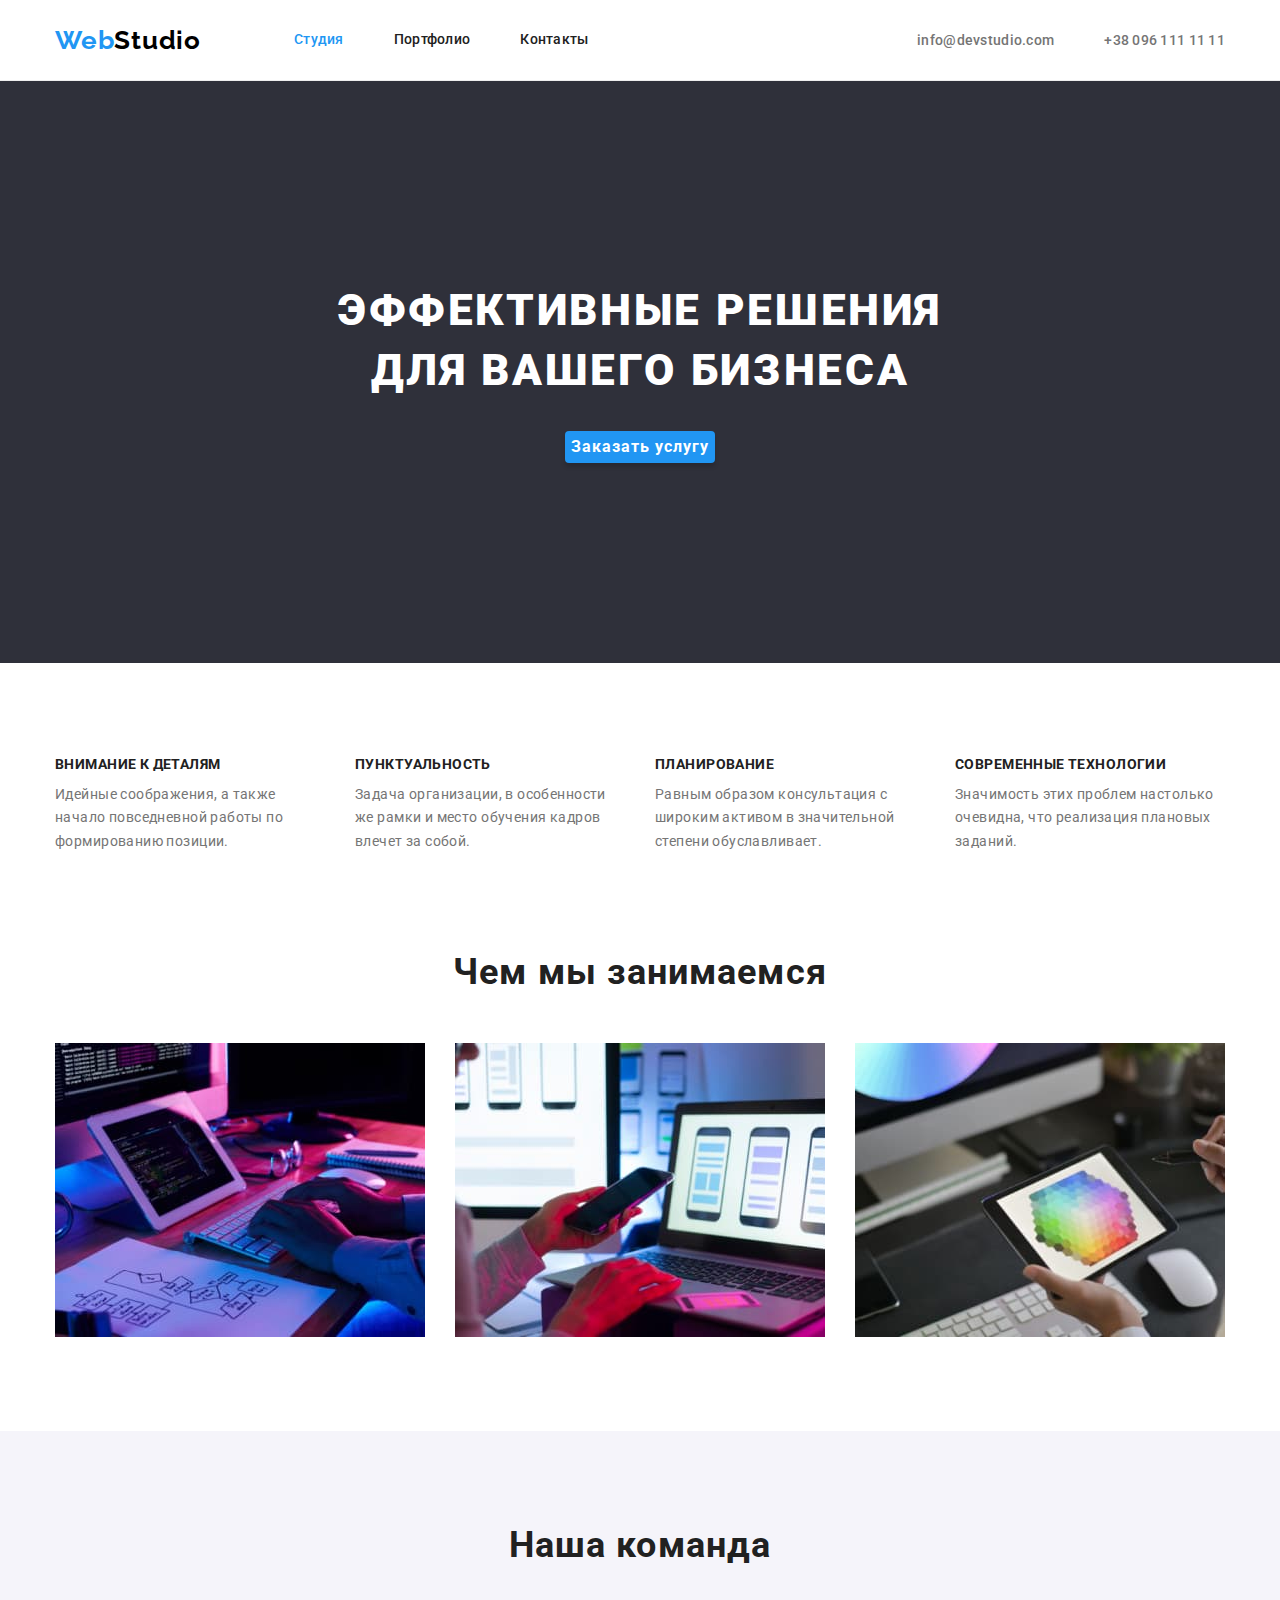
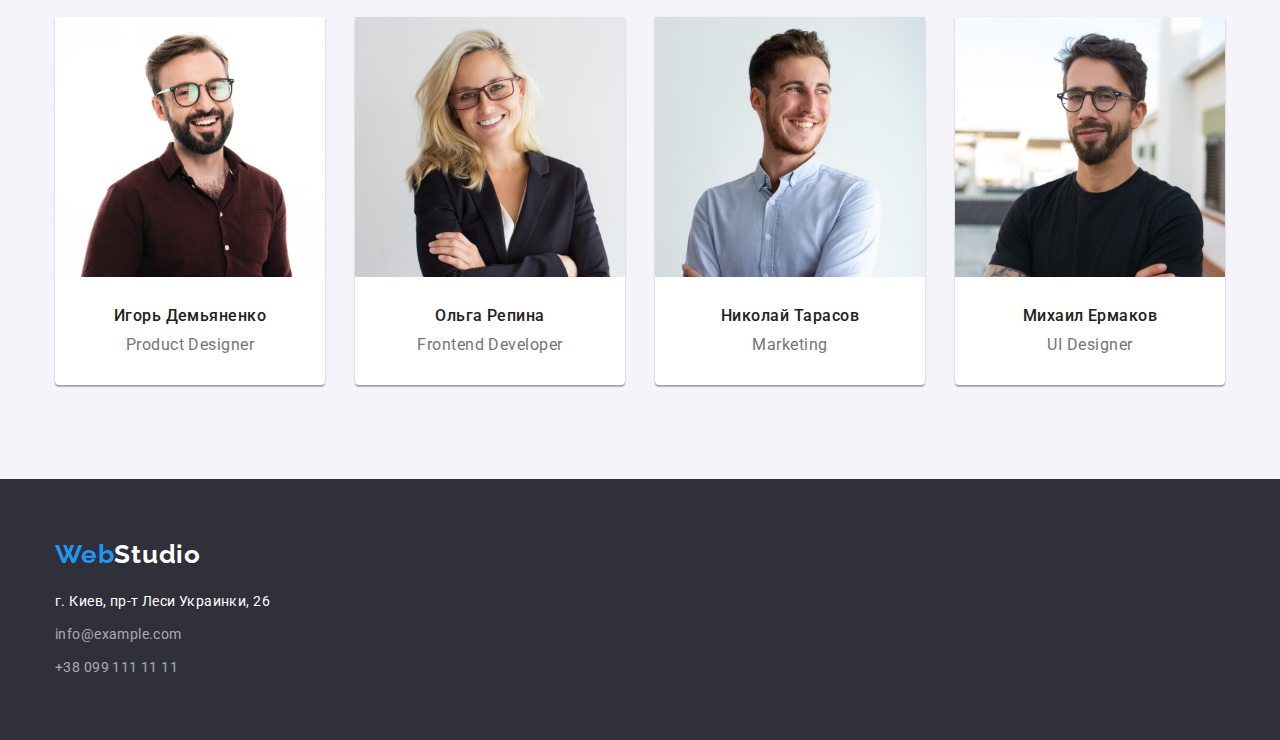
<file: index.html>
<!DOCTYPE html>
<html lang="ru">
  <head>
    <meta charset="UTF-8" />
    <meta http-equiv="X-UA-Compatible" content="IE=edge" />
    <meta name="viewport" content="width=device-width, initial-scale=1.0" />
    <title>Студия</title>
    <link
      rel="stylesheet"
      href="https://cdnjs.cloudflare.com/ajax/libs/modern-normalize/1.1.0/modern-normalize.min.css"
    />
    <link rel="stylesheet" href="./css/style.css" />
    <link
      href="https://fonts.googleapis.com/css2?family=Raleway:wght@400;700&family=Roboto:wght@400;500;700;900&display=swap"
      rel="stylesheet"
    />
  </head>
  <body>
    <header class="top">
      <!-- nav-sec -->
      <div class="container head">
        <nav class="panel-nav">
          <a class="logo" href="/">
            <span class="web">Web</span><span class="studio">Studio</span>
          </a>
          <ul class="nav-item">
            <li><a class="current" href="./index.html">Студия</a></li>
            <li><a href="./portfolio.html">Портфолио</a></li>
            <li><a href="">Контакты</a></li>
          </ul>
        </nav>
        <ul class="nav-contact">
          <li class="mail">
            <a href="mailto:info@devstudio.com">info@devstudio.com</a>
          </li>
          <li class="telephone">
            <a href="tel:+380961111111">+38 096 111 11 11</a>
          </li>
        </ul>
      </div>
    </header>
    <main>
      <!-- hero -->

      <section class="section basic-theme">
        <div class="container">
          <h1 class="hero-title">Эффективные решения для вашего бизнеса</h1>
          <button type="button" class="button one">Заказать услугу</button>
        </div>
      </section>

      <!-- peculiarities -->

      <section class="section peculiarities">
        <div class="container">
          <ul class="pec-list">
            <li class="pec-item">
              <h3 class="pec-head">Внимание к деталям</h3>
              <p class="pec-parag">
                Идейные соображения, а также начало повседневной работы по
                формированию позиции.
              </p>
            </li>
            <li class="pec-item">
              <h3 class="pec-head">Пунктуальность</h3>
              <p class="pec-parag">
                Задача организации, в особенности же рамки и место обучения
                кадров влечет за собой.
              </p>
            </li>
            <li class="pec-item">
              <h3 class="pec-head">Планирование</h3>
              <p class="pec-parag">
                Равным образом консультация с широким активом в значительной
                степени обуславливает.
              </p>
            </li>
            <li class="pec-item">
              <h3 class="pec-head">Современные технологии</h3>
              <p class="pec-parag">
                Значимость этих проблем настолько очевидна, что реализация
                плановых заданий.
              </p>
            </li>
          </ul>
        </div>
      </section>

      <!-- what we do -->

      <section class="section wwd">
        <div class="container">
          <h2 class="wwd-title">Чем мы занимаемся</h2>
          <ul class="wwd-list">
            <li class="wwd-item">
              <img src="./img/img1.jpg" alt="программирование" width="370" />
            </li>
            <li class="wwd-item">
              <img
                src="./img/img2.jpg"
                alt="разработка мобильных приложений"
                width="370"
              />
            </li>
            <li class="wwd-item">
              <img src="./img/img3.jpg" alt="графический дизайн" width="370" />
            </li>
          </ul>
        </div>
      </section>

      <!-- our team -->

      <section class="section team">
        <div class="container">
          <h2 class="team-title">Наша команда</h2>
          <ul class="team-list">
            <li class="team-item">
              <img
                src="./img/igor.jpg"
                alt="Фото Игорь Демьяненко"
                width="270"
              />
              <div class="team-card">
                <h3 class="name">Игорь Демьяненко</h3>
                <p class="position">Product Designer</p>
              </div>
            </li>
            <li class="team-item">
              <img src="./img/olga.jpg" alt="Фото Ольга Репина" width="270" />
              <div class="team-card">
                <h3 class="name">Ольга Репина</h3>
                <p class="position">Frontend Developer</p>
              </div>
            </li>
            <li class="team-item">
              <img
                src="./img/nikolay.jpg"
                alt="Фото Николай Тарасов"
                width="270"
              />
              <div class="team-card">
                <h3 class="name">Николай Тарасов</h3>
                <p class="position">Marketing</p>
              </div>
            </li>
            <li class="team-item">
              <img src="./img/mike.jpg" alt="Фото Михаил Ермаков" width="270" />
              <div class="team-card">
                <h3 class="name">Михаил Ермаков</h3>
                <p class="position">UI Designer</p>
              </div>
            </li>
          </ul>
        </div>
      </section>
    </main>
    <footer class="footer">
      <div class="footer-sec container">
        <a class="logo" href="/">
          <span class="web">Web</span><span class="studio-footer">Studio</span>
        </a>

        <!-- connection -->
        <address>
          г. Киев, пр-т Леси Украинки, 26
          <ul class="connection-list">
            <li class="conn-item email">
              <a href="mailto:info@example.com">info@example.com</a>
            </li>
            <li class="conn-item fone">
              <a href="tel:+380991111111">+38 099 111 11 11</a>
            </li>
          </ul>
        </address>
      </div>
    </footer>
  </body>
</html>
</file>
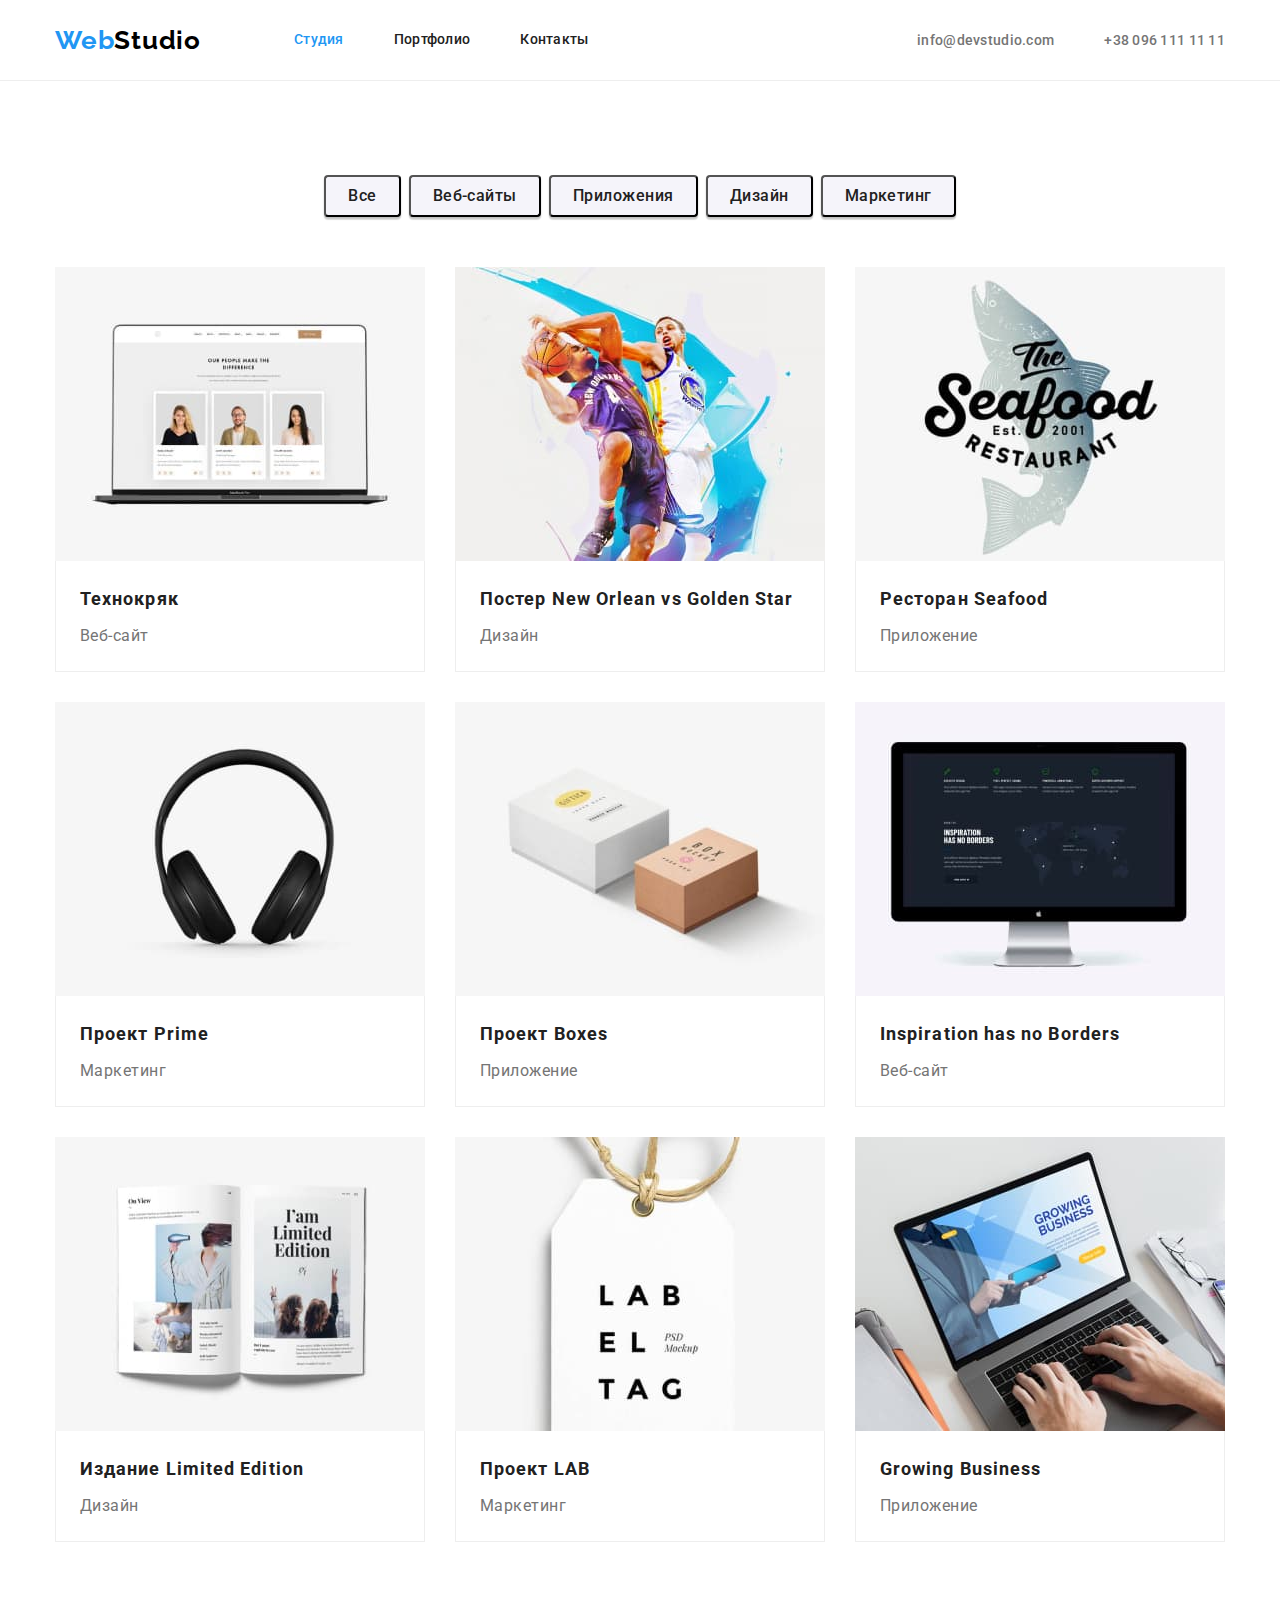
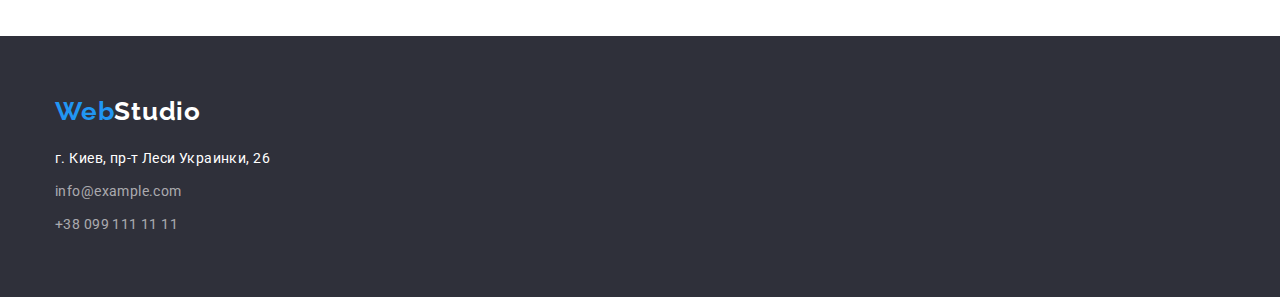
<file: portfolio.html>
<!DOCTYPE html>
<html lang="en">
  <head>
    <meta charset="UTF-8" />
    <meta http-equiv="X-UA-Compatible" content="IE=edge" />
    <meta name="viewport" content="width=device-width, initial-scale=1.0" />
    <title>Портфолио</title>
    <link
      rel="stylesheet"
      href="https://cdnjs.cloudflare.com/ajax/libs/modern-normalize/1.1.0/modern-normalize.min.css"
    />
    <link rel="stylesheet" href="./css/style.css" />
    <link
      href="https://fonts.googleapis.com/css2?family=Raleway:wght@400;700&family=Roboto:wght@400;500;700;900&display=swap"
      rel="stylesheet"
    />
  </head>
  <body>
    <header class="top">
      <!-- nav-sec -->
      <div class="container head">
        <nav class="panel-nav">
          <a class="logo" href="/">
            <span class="web">Web</span><span class="studio">Studio</span>
          </a>
          <ul class="nav-item">
            <li><a class="current" href="./index.html">Студия</a></li>
            <li><a href="./portfolio.html">Портфолио</a></li>
            <li><a href="">Контакты</a></li>
          </ul>
        </nav>
        <ul class="nav-contact">
          <li class="mail">
            <a href="mailto:info@devstudio.com">info@devstudio.com</a>
          </li>
          <li class="telephone">
            <a href="tel:+380961111111">+38 096 111 11 11</a>
          </li>
        </ul>
      </div>
    </header>

    <main>
      <!-- poject -->
      <section class="section">
        <!-- <h1>Фильтр</h1> -->
        <div class="container">
          <ul class="filter">
            <li class="filter-item">
              <button type="button" class="button-port">Все</button>
            </li>
            <li class="filter-item">
              <button type="button" class="button-port">Веб-сайты</button>
            </li>
            <li class="filter-item">
              <button type="button" class="button-port">Приложения</button>
            </li>
            <li class="filter-item">
              <button type="button" class="button-port">Дизайн</button>
            </li>
            <li class="filter-item">
              <button type="button" class="button-port">Маркетинг</button>
            </li>
          </ul>
          <ul class="our-project">
            <li class="project-item">
              <a class="link-project" href="">
                <img
                  src="./img/laptop.jpg"
                  alt="Картинка ноутбук"
                  width="370"
                  height="294"
                />
                <div class="project-info">
                  <h2 class="name-project">Технокряк</h2>
                  <p class="product">Веб-сайт</p>
                </div>
              </a>
            </li>
            <li class="project-item">
              <a class="link-project" href="">
                <img
                  src="./img/poster.jpg"
                  alt="Картинка баскетбольный постер"
                  width="370"
                  height="294"
                />
                <div class="project-info">
                  <h2 class="name-project">Постер New Orlean vs Golden Star</h2>
                  <p class="product">Дизайн</p>
                </div>
              </a>
            </li>
            <li class="project-item">
              <a class="link-project" href="">
                <img
                  src="./img/seafoodlogo.jpg"
                  alt="Картинга логотипа ресто"
                  width="370"
                  height="294"
                />
                <div class="project-info">
                  <h2 class="name-project">Ресторан Seafood</h2>
                  <p class="product">Приложение</p>
                </div>
              </a>
            </li>
            <li class="project-item">
              <a class="link-project" href="">
                <img
                  src="./img/headphone.jpg"
                  alt="Наушники"
                  width="370"
                  height="294"
                />
                <div class="project-info">
                  <h2 class="name-project">Проект Prime</h2>
                  <p class="product">Маркетинг</p>
                </div>
              </a>
            </li>
            <li class="project-item">
              <a class="link-project" href="">
                <img
                  src="./img/projectboxes.jpg"
                  alt="Картинка коробки"
                  width="370"
                  height="294"
                />
                <div class="project-info">
                  <h2 class="name-project">Проект Boxes</h2>
                  <p class="product">Приложение</p>
                </div>
              </a>
            </li>
            <li class="project-item">
              <a class="link-project" href="">
                <img
                  src="./img/monoblock.jpg "
                  alt="Картинка моноблок"
                  width="370"
                  height="294"
                />
                <div class="project-info">
                  <h2 class="name-project">Inspiration has no Borders</h2>
                  <p class="product">Веб-сайт</p>
                </div>
              </a>
            </li>
            <li class="project-item">
              <a class="link-project" href="">
                <img
                  src="./img/magazines.jpg"
                  alt="Картинка журнала"
                  width="370"
                  height="294"
                />
                <div class="project-info">
                  <h2 class="name-project">Издание Limited Edition</h2>
                  <p class="product">Дизайн</p>
                </div>
              </a>
            </li>
            <li class="project-item">
              <a class="link-project" href="">
                <img
                  src="./img/projectlab.jpg"
                  alt="Картинка бирки LAB"
                  width="370"
                  height="294"
                />
                <div class="project-info">
                  <h2 class="name-project">Проект LAB</h2>
                  <p class="product">Маркетинг</p>
                </div>
              </a>
            </li>
            <li class="project-item">
              <a class="link-project" href="">
                <img
                  src="./img/laptop2.jpg"
                  alt="Картинка работы за ноутбуком"
                  width="370"
                  height="294"
                />
                <div class="project-info">
                  <h2 class="name-project">Growing Business</h2>
                  <p class="product">Приложение</p>
                </div>
              </a>
            </li>
          </ul>
        </div>
      </section>
    </main>

    <footer class="footer">
      <div class="footer-sec container">
        <a class="logo" href="/">
          <span class="web">Web</span><span class="studio-footer">Studio</span>
        </a>

        <!-- connection -->
        <address>
          г. Киев, пр-т Леси Украинки, 26
          <ul class="connection-list">
            <li class="conn-item email">
              <a href="mailto:info@example.com">info@example.com</a>
            </li>
            <li class="conn-item fone">
              <a href="tel:+380991111111">+38 099 111 11 11</a>
            </li>
          </ul>
        </address>
      </div>
    </footer>
  </body>
</html>
</file>
<file: css/style.css>
:root {
  --basic-text-color: #212121;
  --secondary-text-color: #757575;
  --accented-text-color: #2196f3;
}
body {
  font-family: Roboto, sans-serif;
  color: #212121;
  letter-spacing: 0.03em;
}
.section {
  padding-top: 94px;
  padding-bottom: 94px;
}
.container {
  width: 1200px;
  margin: 0 auto;
  padding-left: 15px;
  padding-right: 15px;
  /* background-color: tomato; */
}
h1,
h2,
h3,
p {
  margin-bottom: 0;
  margin-top: 0;
}
ul,
li {
  padding: 0;
  margin: 0;
}
img {
  display: block;
}
/* navigation sec  */
.top {
  border-bottom: 1px solid #eeeeee;
}
header {
  background-color: #ffffff;
}
ul {
  list-style: none;
}
.container.head {
  display: flex;
  align-items: center;
}
.logo {
  text-decoration: none;
  font-family: Raleway, sans-serif;
  font-weight: 700;
  font-size: 26px;
  letter-spacing: 0.03em;
  line-height: 1.19;
}
.panel-nav > .logo {
  margin-right: 93px;
}
.web {
  color: var(--accented-text-color);
}
.studio {
  color: #000000;
}
.panel-nav .link.current {
  color: var(--accented-text-color);
}
.panel-nav {
  display: flex;
  align-items: center;
}
.nav-item {
  display: flex;
  font-weight: 500;
  font-size: 14px;
  line-height: 1.14;
  letter-spacing: 0.02em;
  color: #212121;
  cursor: pointer;
}
.nav-item li:not(:first-child) {
  margin-left: 50px;
}
.nav-item a {
  display: block;
  padding-top: 32px;
  padding-bottom: 32px;
  color: inherit;
  text-decoration: none;
}
.nav-item a.current {
  color: var(--accented-text-color);
}
.nav-item a:hover,
.nav-item a:focus {
  color: var(--accented-text-color);
}
.nav-contact {
  display: flex;
  margin-left: auto;
}
.nav-contact li:not(:first-child) {
  margin-left: 50px;
}
.nav-contact a {
  text-decoration: none;
  font-weight: 500;
  font-size: 14px;
  line-height: 1.14;
  letter-spacing: 0.02em;
  cursor: pointer;
  color: var(--secondary-text-color);
}
.nav-contact a:hover,
.nav-contact a:focus {
  color: var(--accented-text-color);
}
/* hero */

.basic-theme {
  padding-top: 200px;
  padding-bottom: 200px;
  text-align: center;
  justify-content: center;
  background-color: #2f303a;
}
.hero-title {
  margin-left: auto;
  margin-right: auto;
  max-width: 696px;
  margin-bottom: 30px;
  font-weight: 900;
  font-size: 44px;
  line-height: 1.36;
  letter-spacing: 0.06em;
  text-transform: uppercase;
  color: #ffffff;
}
/* all button */

.button.one {
  font-weight: 700;
  font-size: 16px;
  line-height: 1.88;
  letter-spacing: 0.06em;
  cursor: pointer;
  color: #ffffff;
  background-color: var(--accented-text-color);
  box-shadow: 0px 4px 4px rgba(0, 0, 0, 0.15);
  border: 0px;
  border-radius: 4px;
}
.button.one:hover,
.button.one:focus {
  background-color: #188ce8;
  color: #ffffff;
}
button:hover,
button:focus {
  color: #ffffff;
  background-color: var(--accented-text-color);
  box-shadow: 0px 3px 1px rgba(0, 0, 0, 0.1), 0px 1px 2px rgba(0, 0, 0, 0.08),
    0px 2px 2px rgba(0, 0, 0, 0.12);
  border-radius: 4px;
}
.button-port {
  padding-top: 6px;
  padding-bottom: 6px;
  padding-left: 22px;
  padding-right: 22px;
  font-weight: 500;
  font-size: 16px;
  line-height: 1.62;
  text-align: center;
  letter-spacing: 0.03em;
  background-color: #f5f4fa;
  color: var(--basic-text-color);
  box-shadow: 0px 3px 1px rgba(0, 0, 0, 0.1), 0px 1px 2px rgba(0, 0, 0, 0.08),
    0px 2px 2px rgba(0, 0, 0, 0.12);
  border-radius: 4px;
  cursor: pointer;
}
/* peculiarities */
.pec-list {
  display: flex;
}
.pec-item {
  width: 270px;
  height: 101px;
}
.pec-item:not(:last-child) {
  margin-right: 30px;
}

.pec-head {
  margin-bottom: 10px;
  font-weight: 700;
  font-size: 14px;
  line-height: 1.14;
  letter-spacing: 0.03em;
  text-transform: uppercase;
}
.pec-parag {
  font-weight: 400;
  font-size: 14px;
  line-height: 1.7;
  letter-spacing: 0.03em;
  color: #757575;
}
/* what we do */
.section.wwd {
  padding-top: 0;
}
.wwd-list {
  display: flex;
}
.wwd-item:not(:last-child) {
  margin-right: 30px;
}
.wwd-title {
  margin-bottom: 50px;
  font-weight: 700;
  font-size: 36px;
  line-height: 1.16;
  text-align: center;
  letter-spacing: 0.03em;
}
/* team */
.team-list {
  display: flex;
}
.team {
  background-color: #f5f4fa;
}
.team-title {
  margin-bottom: 50px;
  font-weight: 700;
  font-size: 36px;
  line-height: 1.16;
  text-align: center;
  letter-spacing: 0.03em;
}
.team-item {
  background: #ffffff;
  box-shadow: 0px 1px 3px rgba(0, 0, 0, 0.12), 0px 1px 1px rgba(0, 0, 0, 0.14),
    0px 2px 1px rgba(0, 0, 0, 0.2);
  border-radius: 0px 0px 4px 4px;
}
.team-item:not(:last-child) {
  margin-right: 30px;
}
.team-card {
  padding-top: 30px;
  padding-bottom: 30px;
}
.name {
  font-weight: 500;
  font-size: 16px;
  line-height: 1.18;
  text-align: center;
  letter-spacing: 0.03em;
}
.position {
  margin-top: 10px;
  font-weight: 400;
  font-size: 16px;
  line-height: 1.18;
  text-align: center;
  letter-spacing: 0.03em;
  color: var(--secondary-text-color);
}
/* portfolio-sec */
.filter {
  display: flex;
  margin-bottom: 50px;
  justify-content: center;
}
.filter-item:not(:last-child) {
  margin-right: 8px;
}
/* our project */
.our-project {
  display: flex;
  flex-wrap: wrap;
}
.project-item {
  width: calc((100% - 60px) / 3);
  margin-right: 30px;
  margin-bottom: 30px;
  background: #ffffff;
  /* border: 1px solid #eeeeee; */
}
.project-item:nth-child(3n) {
  margin-right: 0;
}
.project-item:nth-last-child(-n + 3) {
  margin-bottom: 0;
}
.project-info {
  padding: 20px 24px;
  border-bottom: 1px solid #eeeeee;
  border-right: 1px solid #eeeeee;
  border-left: 1px solid #eeeeee;
}
.name-project {
  margin-bottom: 4px;
  font-weight: 700;
  font-size: 18px;
  line-height: 2;
  letter-spacing: 0.06em;
  color: var(--basic-text-color);
}
.product {
  font-weight: 400;
  font-size: 16px;
  line-height: 1.88;
  letter-spacing: 0.03em;
  color: var(--secondary-text-color);
}
.link-project {
  text-decoration: none;
}
.studio-footer {
  color: #ffffff;
}
/* footer sec */
footer {
  padding-top: 60px;
  padding-bottom: 60px;
  background: #2f303a;
}
.footer-sec > .logo {
  display: inline-block;
  margin-bottom: 20px;
}
address {
  font-style: normal;
  font-weight: 400;
  font-size: 14px;
  line-height: 1.71;
  letter-spacing: 0.03em;
  color: #ffffff;
}
.connection-list {
  margin-top: 9px;
}
.conn-item.fone {
  margin-top: 9px;
}
.conn-item a {
  font-weight: 400;
  font-size: 14px;
  line-height: 1.71;
  letter-spacing: 0.03em;
  color: rgba(255, 255, 255, 0.6);
  text-decoration: none;
}
.conn-item a:focus,
.conn-item a:hover {
  color: var(--accented-text-color);
}
</file>
